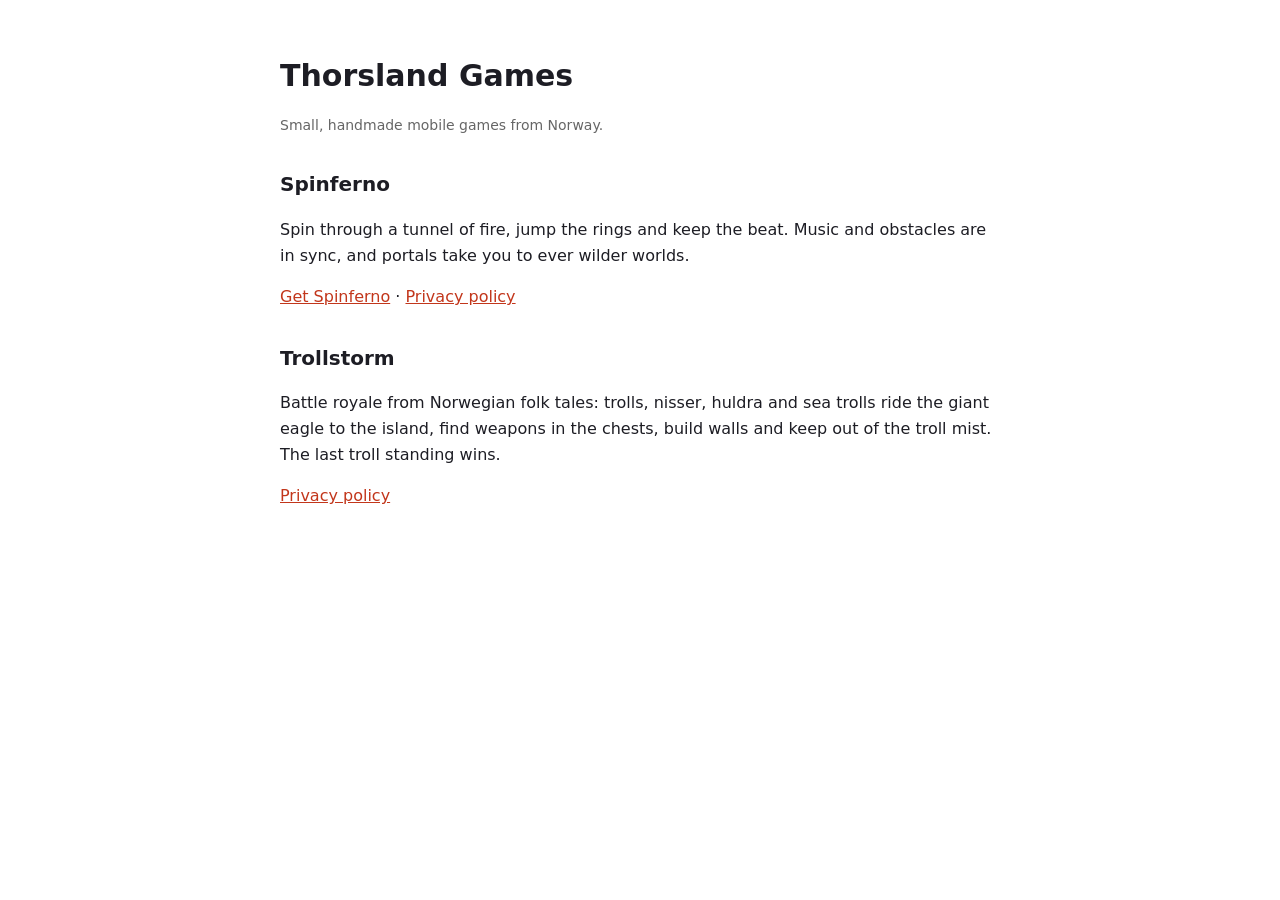
<file: index.html>
<!doctype html><html lang="en"><head><meta charset="utf-8"><meta name="viewport" content="width=device-width,initial-scale=1">
<title>Thorsland Games</title><link rel="stylesheet" href="style.css"></head><body>
<h1>Thorsland Games</h1><p class="muted">Small, handmade mobile games from Norway.</p>
<h2>Spinferno</h2><p>Spin through a tunnel of fire, jump the rings and keep the beat. Music and obstacles are in sync, and portals take you to ever wilder worlds.</p>
<p><a href="spinferno/">Get Spinferno</a> · <a href="spinferno/privacy.html">Privacy policy</a></p>
<h2>Trollstorm</h2><p>Battle royale from Norwegian folk tales: trolls, nisser, huldra and sea trolls ride the giant eagle to the island, find weapons in the chests, build walls and keep out of the troll mist. The last troll standing wins.</p>
<p><a href="trollstorm/privacy.html">Privacy policy</a></p>
</body></html>
</file>
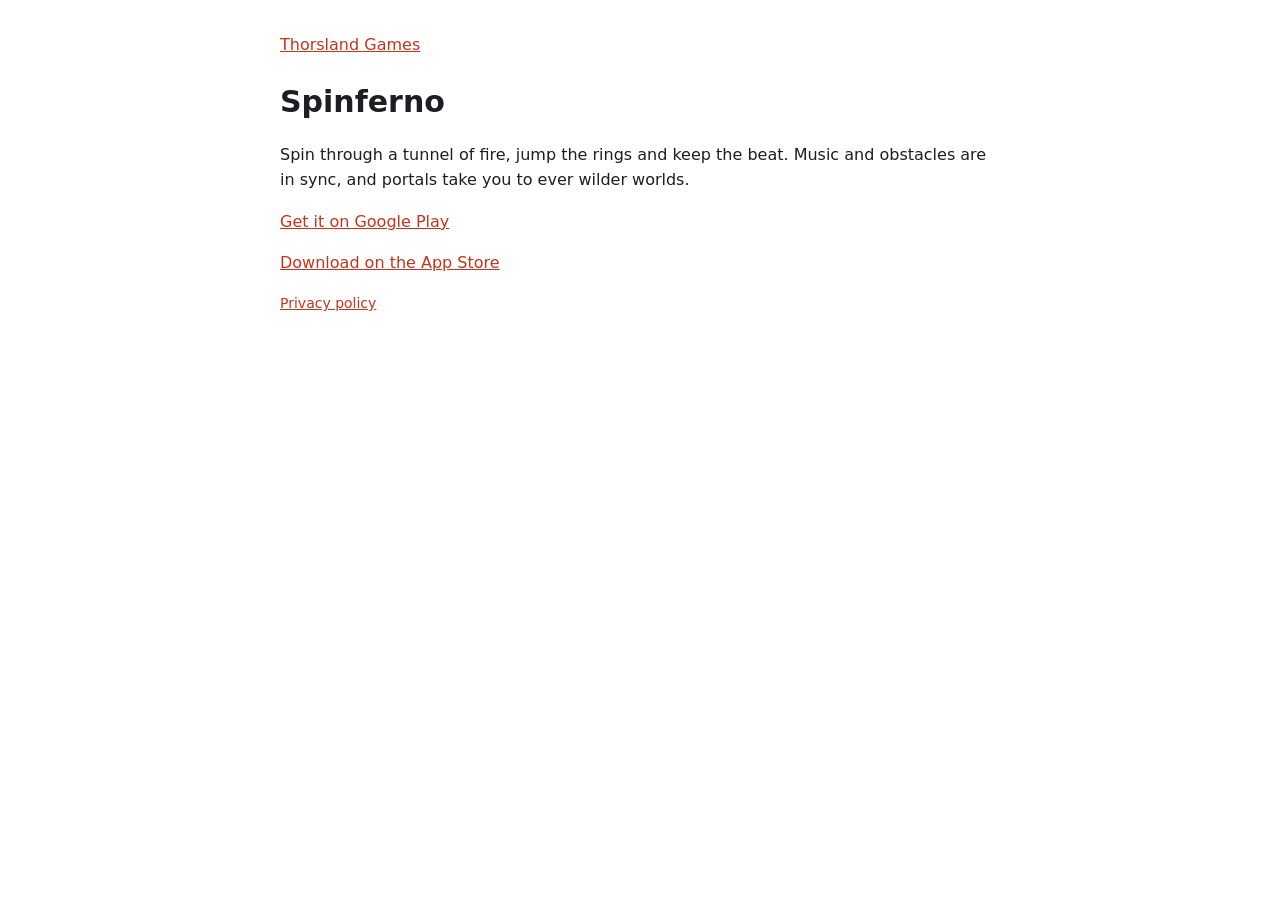
<file: spinferno/index.html>
<!doctype html><html lang="en"><head><meta charset="utf-8"><meta name="viewport" content="width=device-width,initial-scale=1">
<title>Spinferno</title><meta name="description" content="Spin through a tunnel of fire in sync with the music. Free on Google Play and the App Store.">
<meta property="og:title" content="Spinferno"><meta property="og:description" content="Can you keep the beat? Free on Google Play and the App Store.">
<link rel="stylesheet" href="../style.css">
<script>
// shared links from the game land here: send phones straight to their store
var ua = navigator.userAgent;
if (/android/i.test(ua)) location.replace('https://play.google.com/store/apps/details?id=no.thorsland.spinferno');
else if (/iphone|ipad|ipod/i.test(ua) || (/macintosh/i.test(ua) && 'ontouchend' in document)) location.replace('https://apps.apple.com/app/id6832334825');
</script></head><body>
<nav><a href="../">Thorsland Games</a></nav>
<h1>Spinferno</h1>
<p>Spin through a tunnel of fire, jump the rings and keep the beat. Music and obstacles are in sync, and portals take you to ever wilder worlds.</p>
<p><a href="https://play.google.com/store/apps/details?id=no.thorsland.spinferno">Get it on Google Play</a></p>
<p><a href="https://apps.apple.com/app/id6832334825">Download on the App Store</a></p>
<p class="muted"><a href="privacy.html">Privacy policy</a></p>
</body></html>
</file>
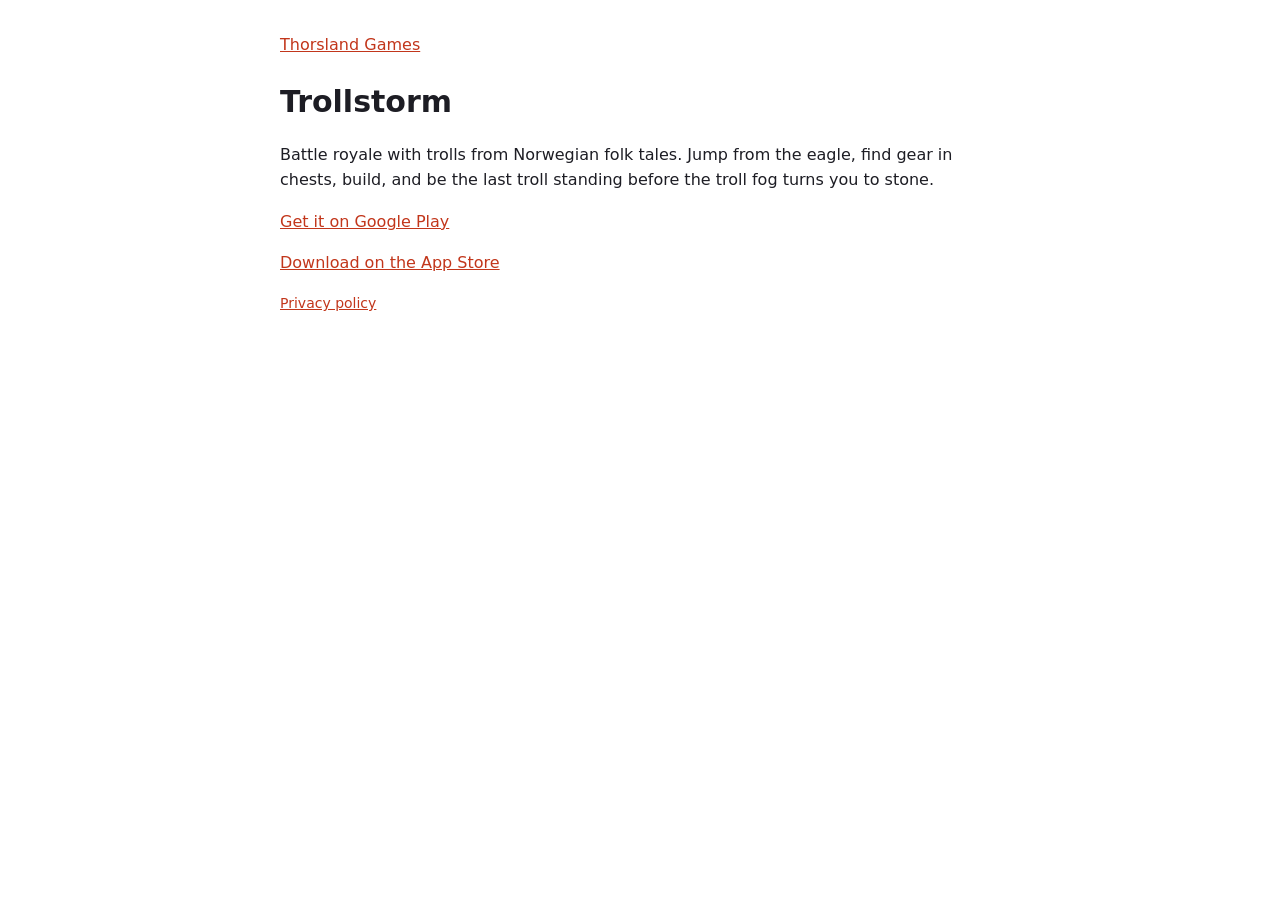
<file: trollstorm/index.html>
<!doctype html><html lang="en"><head><meta charset="utf-8"><meta name="viewport" content="width=device-width,initial-scale=1">
<title>Trollstorm</title><meta name="description" content="Battle royale with trolls from Norwegian folk tales. Free on Google Play and the App Store.">
<meta property="og:title" content="Trollstorm"><meta property="og:description" content="Could you survive the troll fog? Free on Google Play and the App Store.">
<link rel="stylesheet" href="../style.css">
<script>
// links from social media land here: send phones straight to their store
var ua = navigator.userAgent;
if (/android/i.test(ua)) location.replace('https://play.google.com/store/apps/details?id=no.thorsland.trollstorm');
else if (/iphone|ipad|ipod/i.test(ua) || (/macintosh/i.test(ua) && 'ontouchend' in document)) location.replace('https://apps.apple.com/app/id6835581696');
</script></head><body>
<nav><a href="../">Thorsland Games</a></nav>
<h1>Trollstorm</h1>
<p>Battle royale with trolls from Norwegian folk tales. Jump from the eagle, find gear in chests, build, and be the last troll standing before the troll fog turns you to stone.</p>
<p><a href="https://play.google.com/store/apps/details?id=no.thorsland.trollstorm">Get it on Google Play</a></p>
<p><a href="https://apps.apple.com/app/id6835581696">Download on the App Store</a></p>
<p class="muted"><a href="privacy.html">Privacy policy</a></p>
</body></html>
</file>
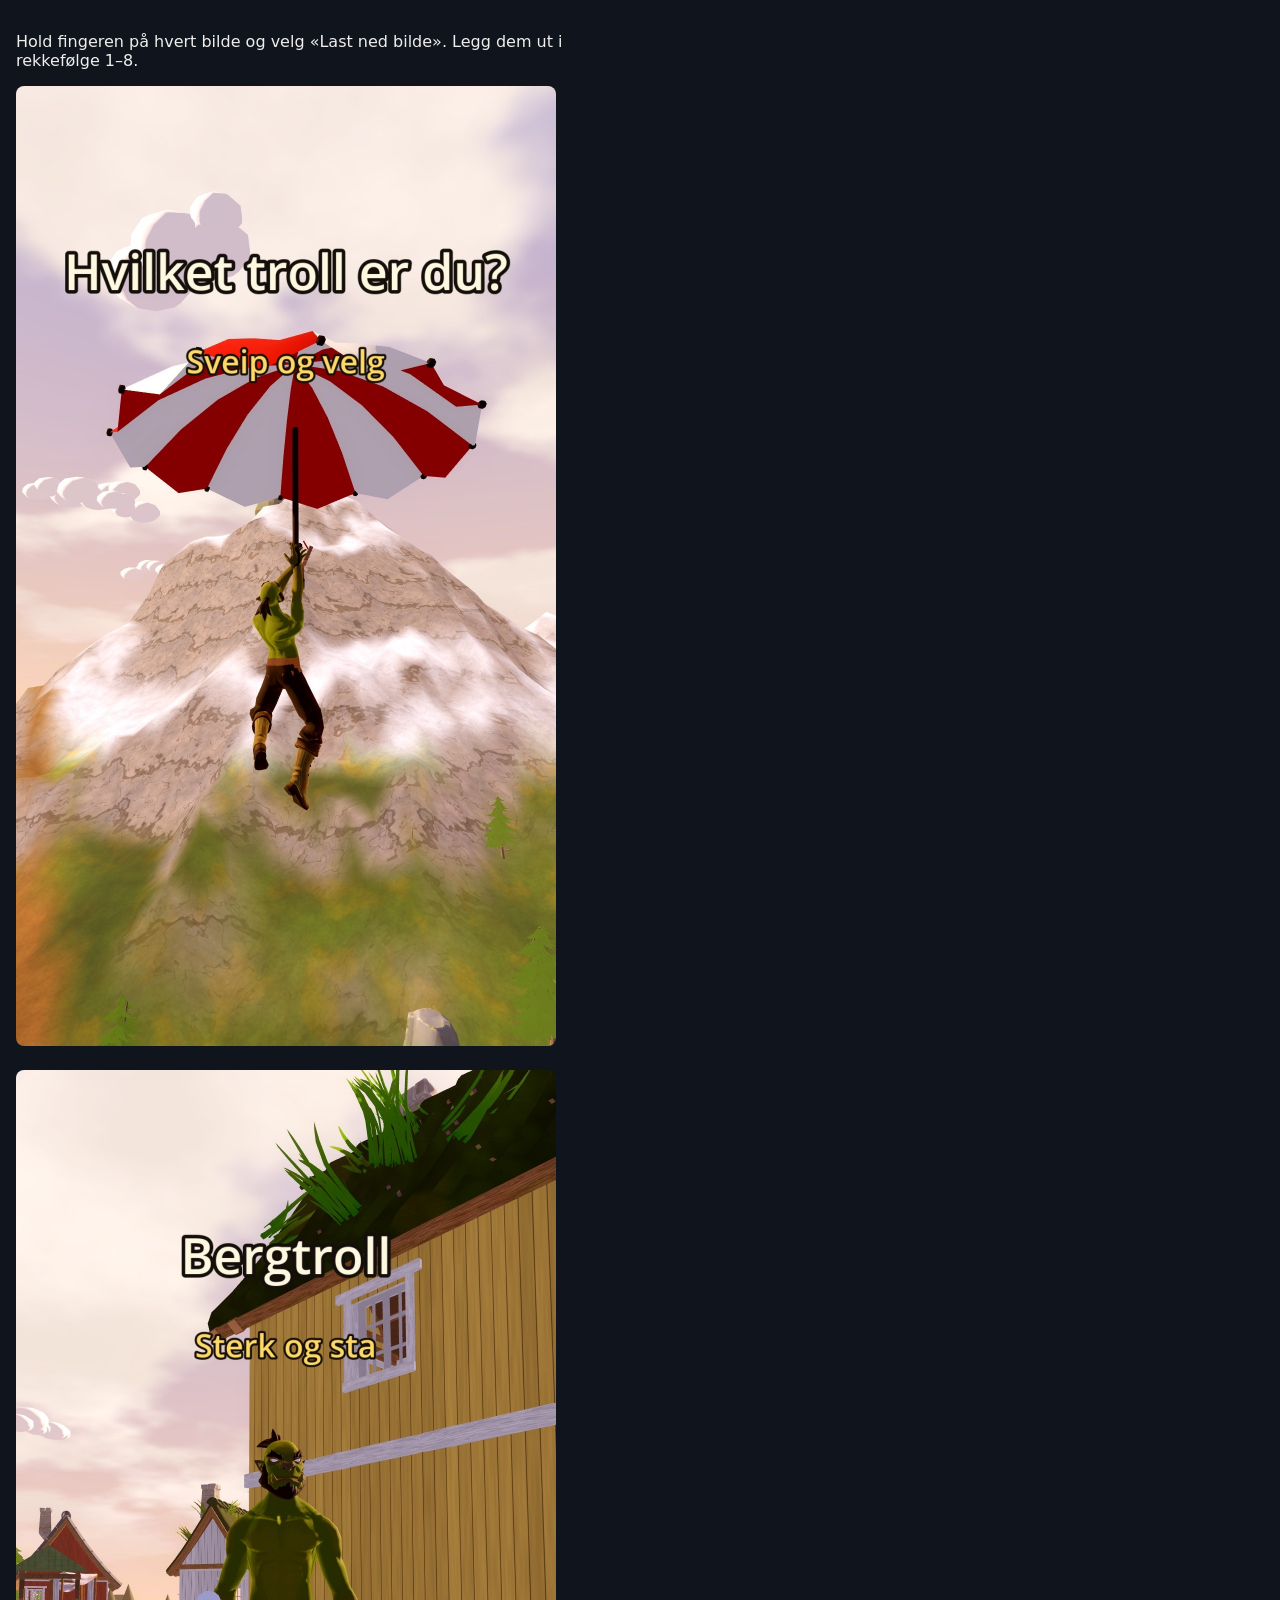
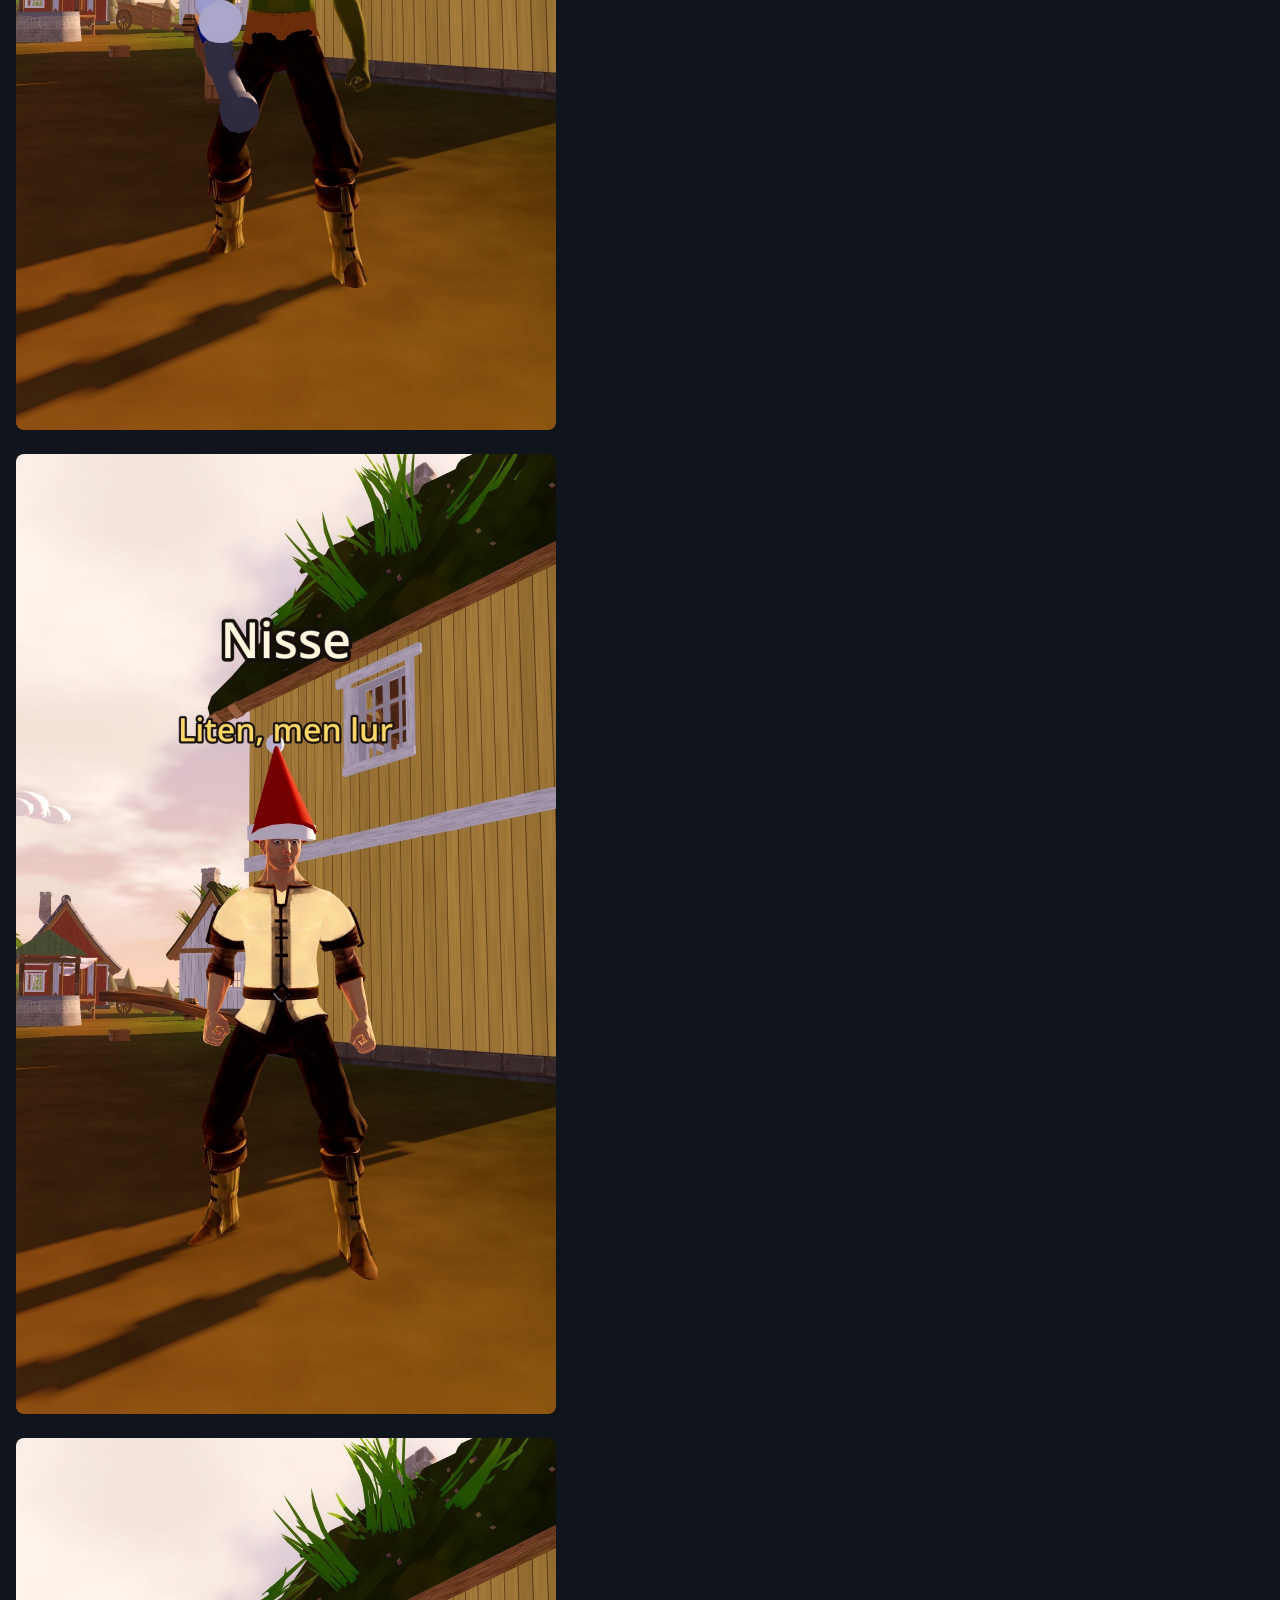
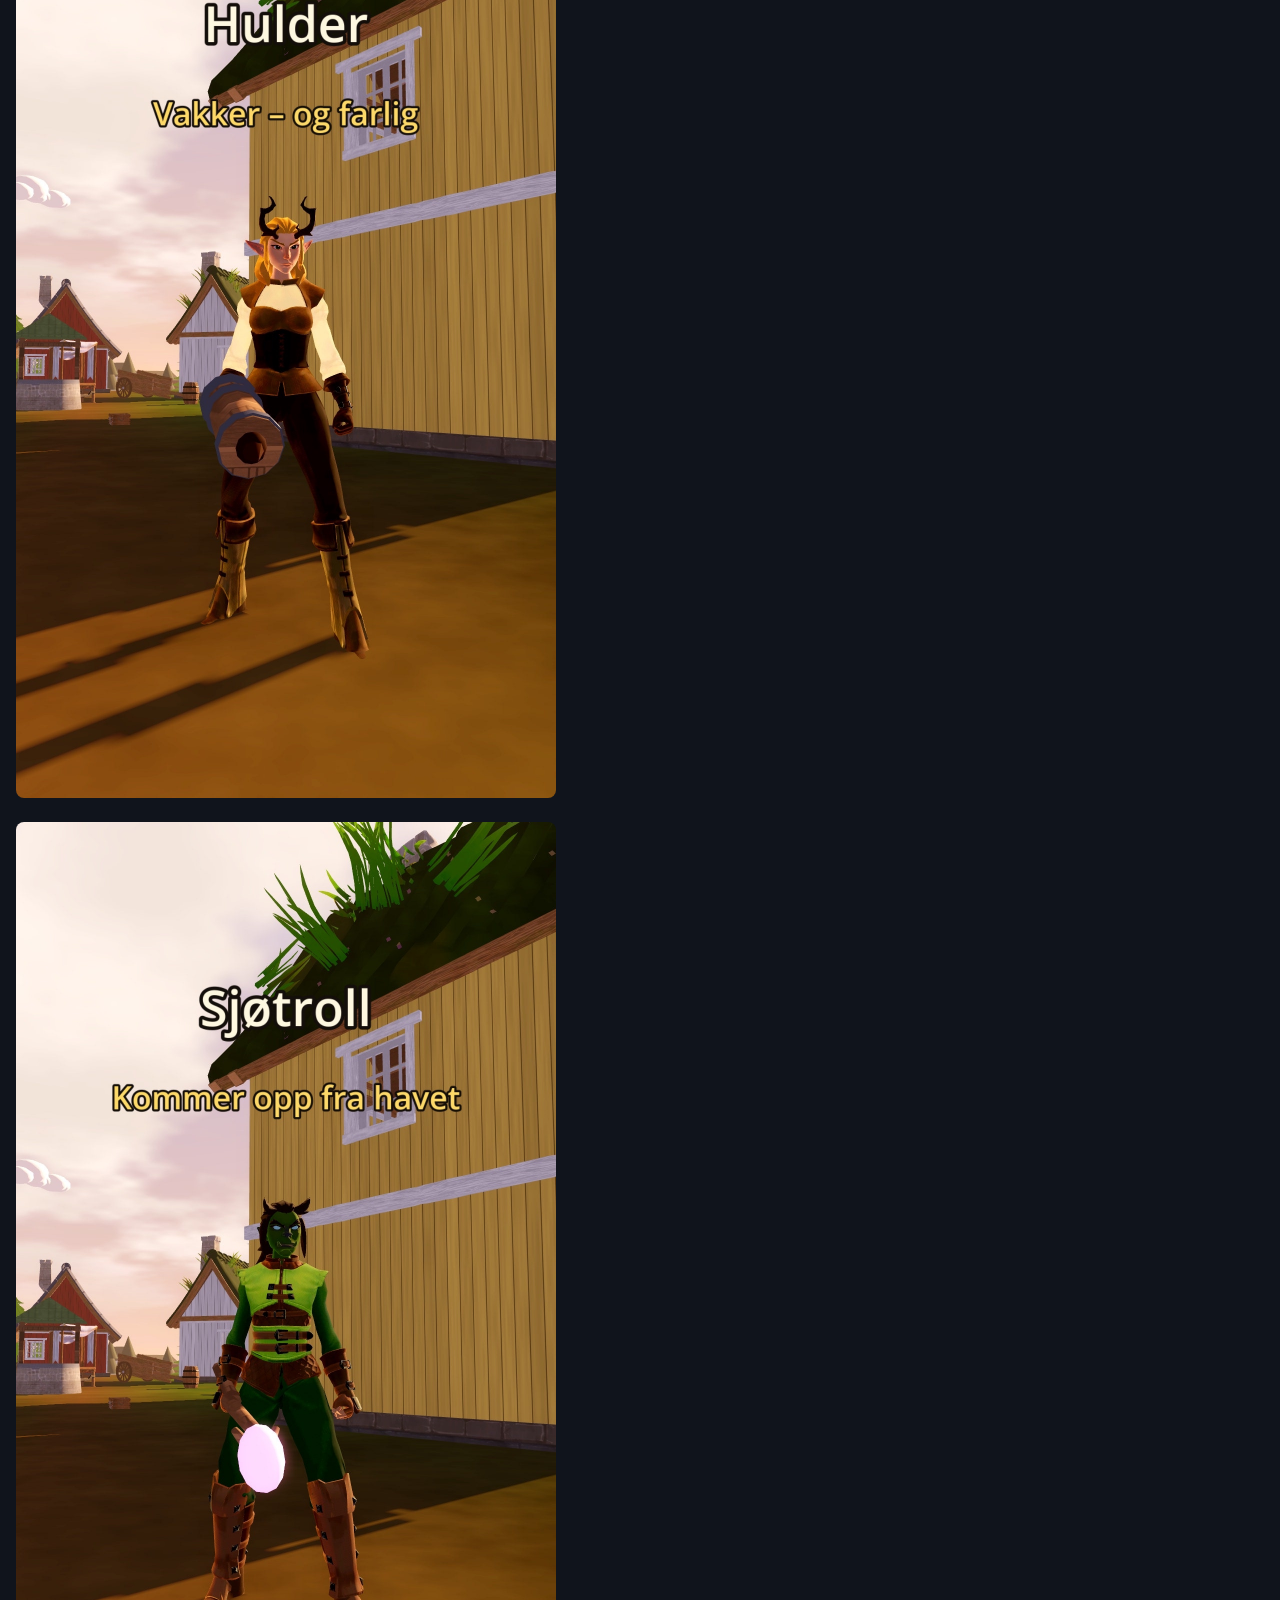
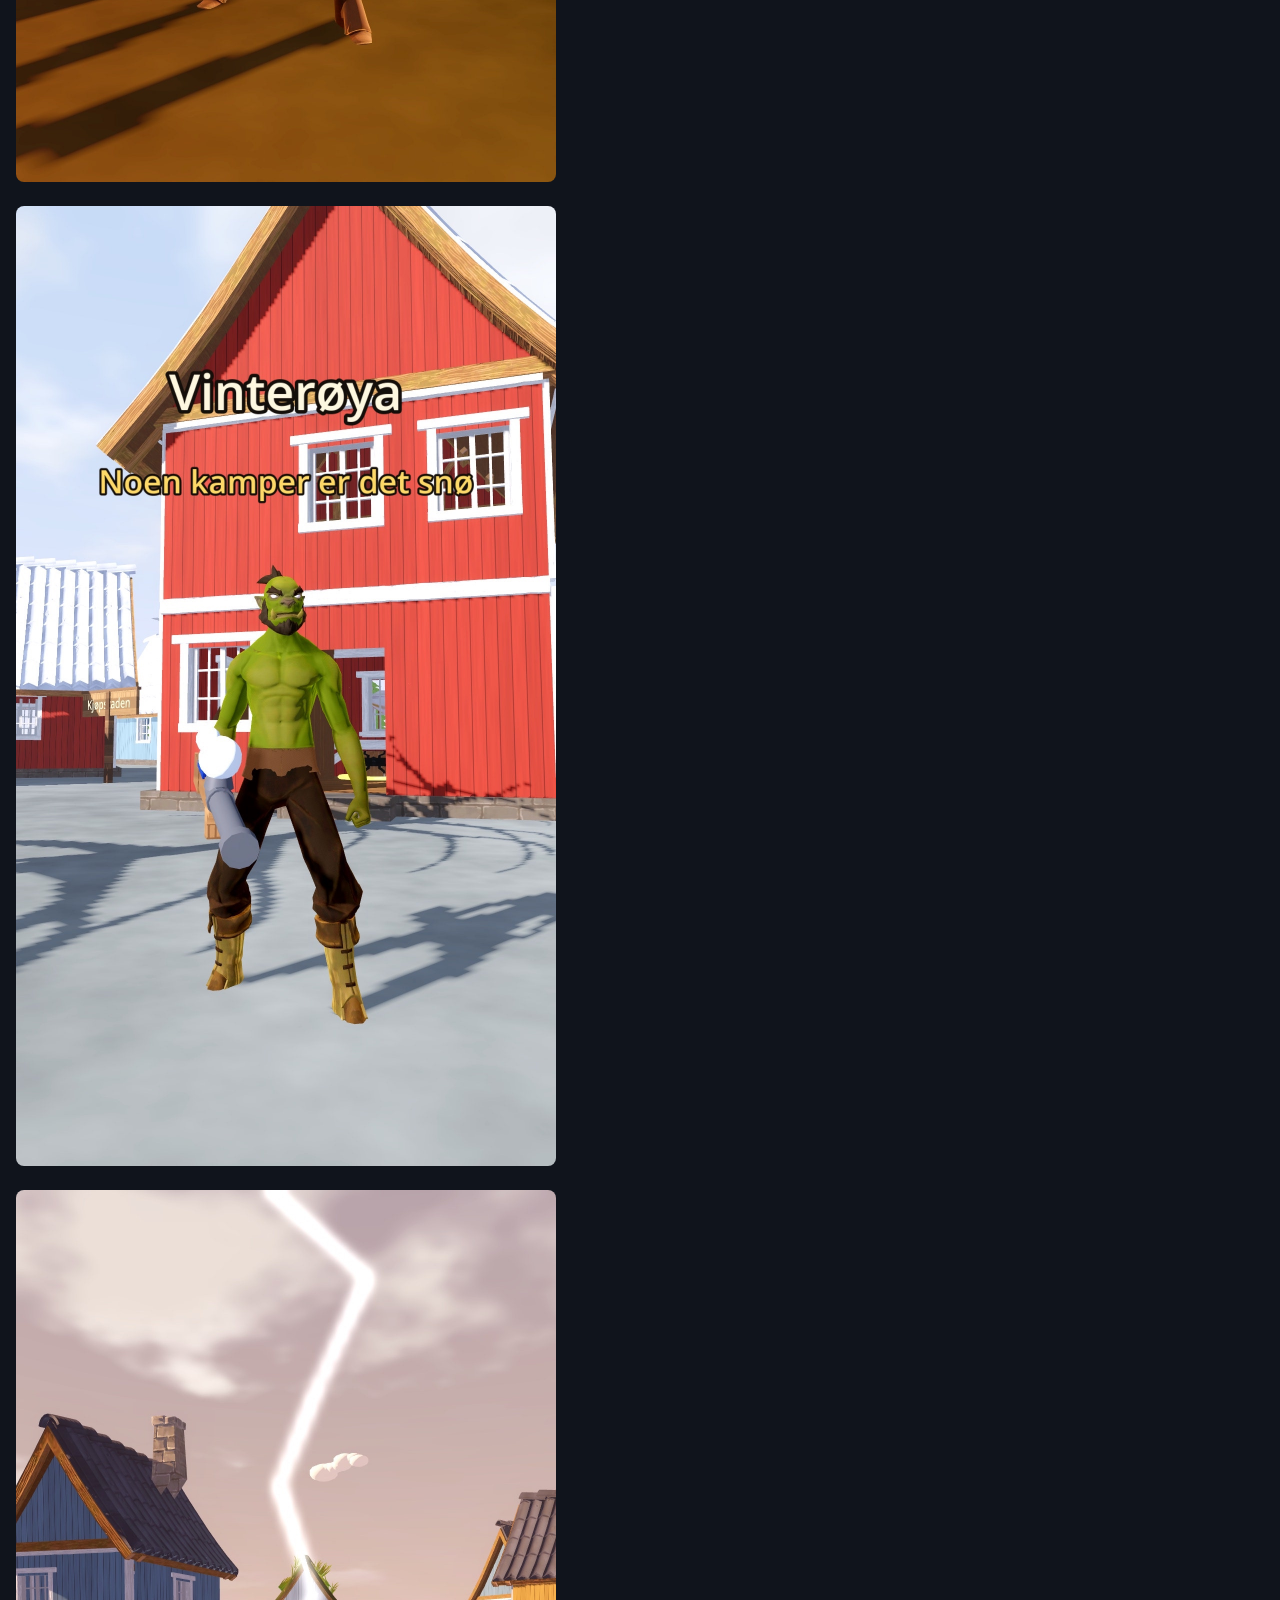
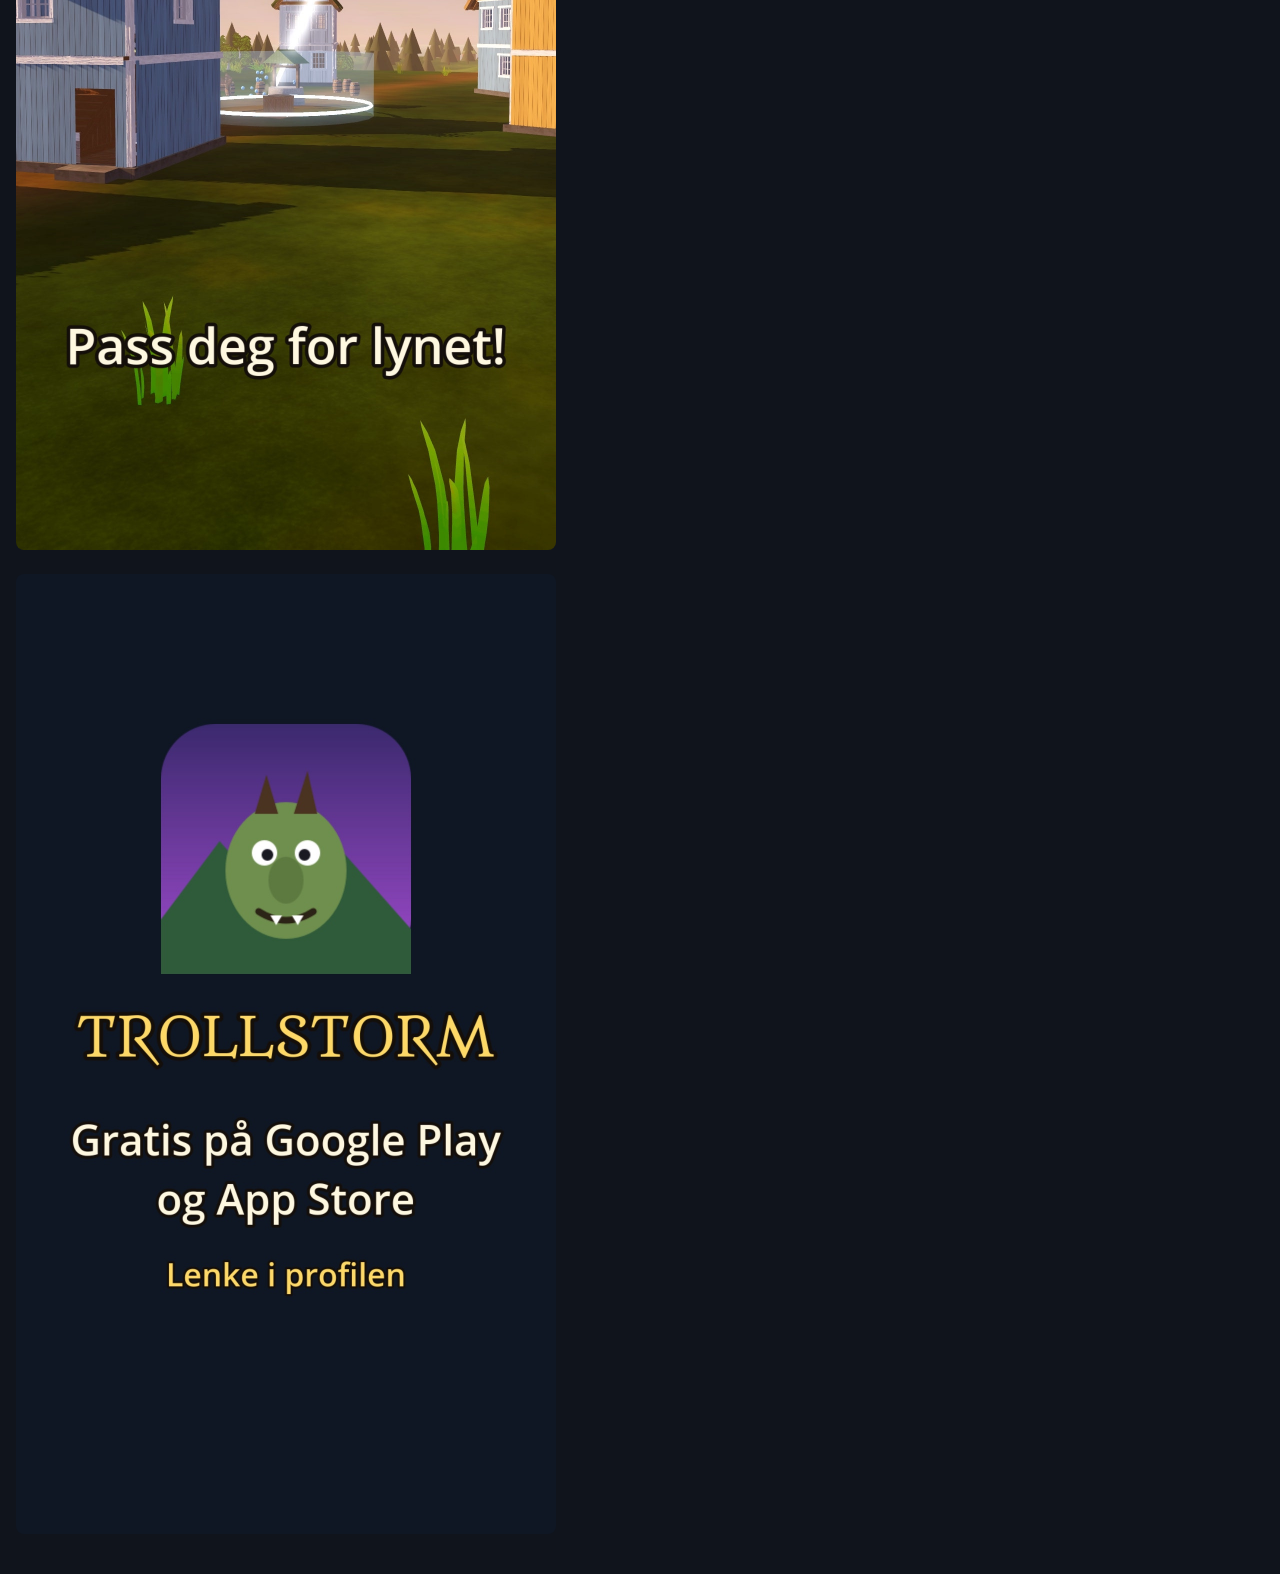
<file: trollstorm/bilder/index.html>
<!doctype html><html lang="no"><head><meta charset="utf-8"><meta name="viewport" content="width=device-width,initial-scale=1">
<title>Trollstorm bilder</title><meta name="robots" content="noindex">
<style>body{margin:0;background:#10141c;color:#eee;font-family:system-ui,sans-serif;padding:16px}p{max-width:600px}img{width:100%;max-width:540px;display:block;margin:0 0 24px;border-radius:8px}</style>
</head><body><p>Hold fingeren på hvert bilde og velg «Last ned bilde». Legg dem ut i rekkefølge 1–8.</p>
<img src="1.jpg" alt="1"><img src="2.jpg" alt="2"><img src="3.jpg" alt="3"><img src="4.jpg" alt="4"><img src="5.jpg" alt="5"><img src="6.jpg" alt="6"><img src="7.jpg" alt="7"><img src="8.jpg" alt="8">
</body></html>
</file>
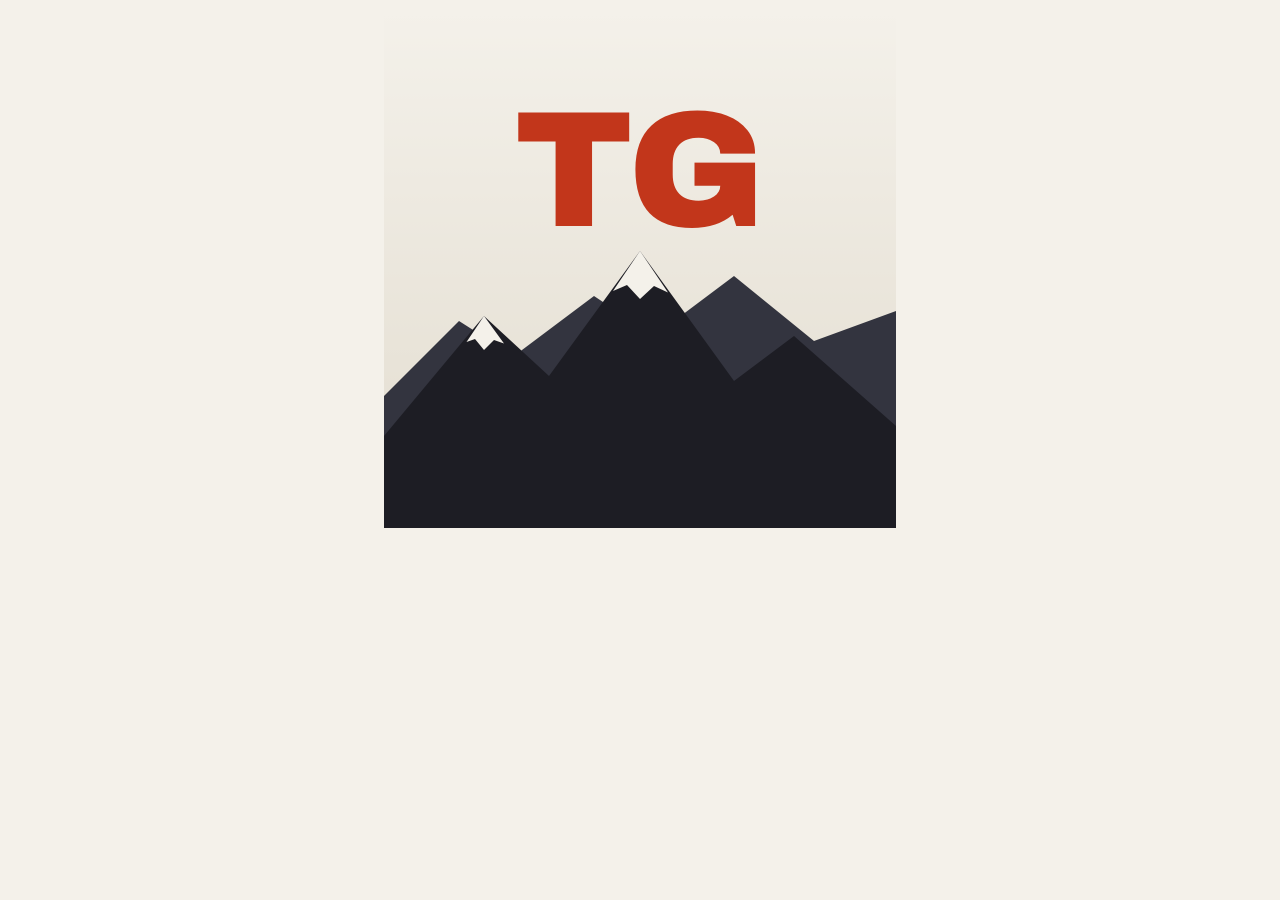
<file: logo.html>
<!doctype html><html lang="en"><head><meta charset="utf-8"><meta name="viewport" content="width=device-width,initial-scale=1">
<title>Thorsland Games logo</title>
<link rel="stylesheet" href="https://fonts.googleapis.com/css2?family=Archivo+Black&display=swap">
<style>body{margin:0;background:#f4f1ea;display:flex;justify-content:center;padding:16px}img{width:100%;max-width:512px;aspect-ratio:1;display:block}</style>
</head><body><img id="logo" alt="Thorsland Games logo">
<script>
async function draw(){
  try{await document.fonts.load("400 330px 'Archivo Black'");}catch(e){}
  const S=1024,c=document.createElement("canvas");c.width=c.height=S;const g=c.getContext("2d");
  const gr=g.createLinearGradient(0,0,0,S);gr.addColorStop(0,"#f4f1ea");gr.addColorStop(1,"#e3ddd0");g.fillStyle=gr;g.fillRect(0,0,S,S);
  g.fillStyle="#33343f";g.beginPath();g.moveTo(0,760);[[150,610],[260,680],[420,560],[540,640],[700,520],[860,650],[1024,590],[1024,1024],[0,1024]].forEach(p=>g.lineTo(...p));g.closePath();g.fill();
  g.fillStyle="#1d1d24";g.beginPath();g.moveTo(0,840);[[200,600],[330,720],[512,470],[700,730],[820,640],[1024,820],[1024,1024],[0,1024]].forEach(p=>g.lineTo(...p));g.closePath();g.fill();
  g.fillStyle="#f4f1ea";
  g.beginPath();g.moveTo(512,470);g.lineTo(568,553);g.lineTo(540,540);g.lineTo(512,566);g.lineTo(486,538);g.lineTo(458,550);g.closePath();g.fill();
  g.beginPath();g.moveTo(200,600);g.lineTo(240,655);g.lineTo(220,648);g.lineTo(200,668);g.lineTo(182,646);g.lineTo(165,652);g.closePath();g.fill();
  g.fillStyle="#c2361b";g.textAlign="center";g.font="400 330px 'Archivo Black', Impact, sans-serif";g.fillText("TG",S/2,420);
  document.getElementById("logo").src=c.toDataURL("image/png");
}
draw();
</script></body></html>
</file>
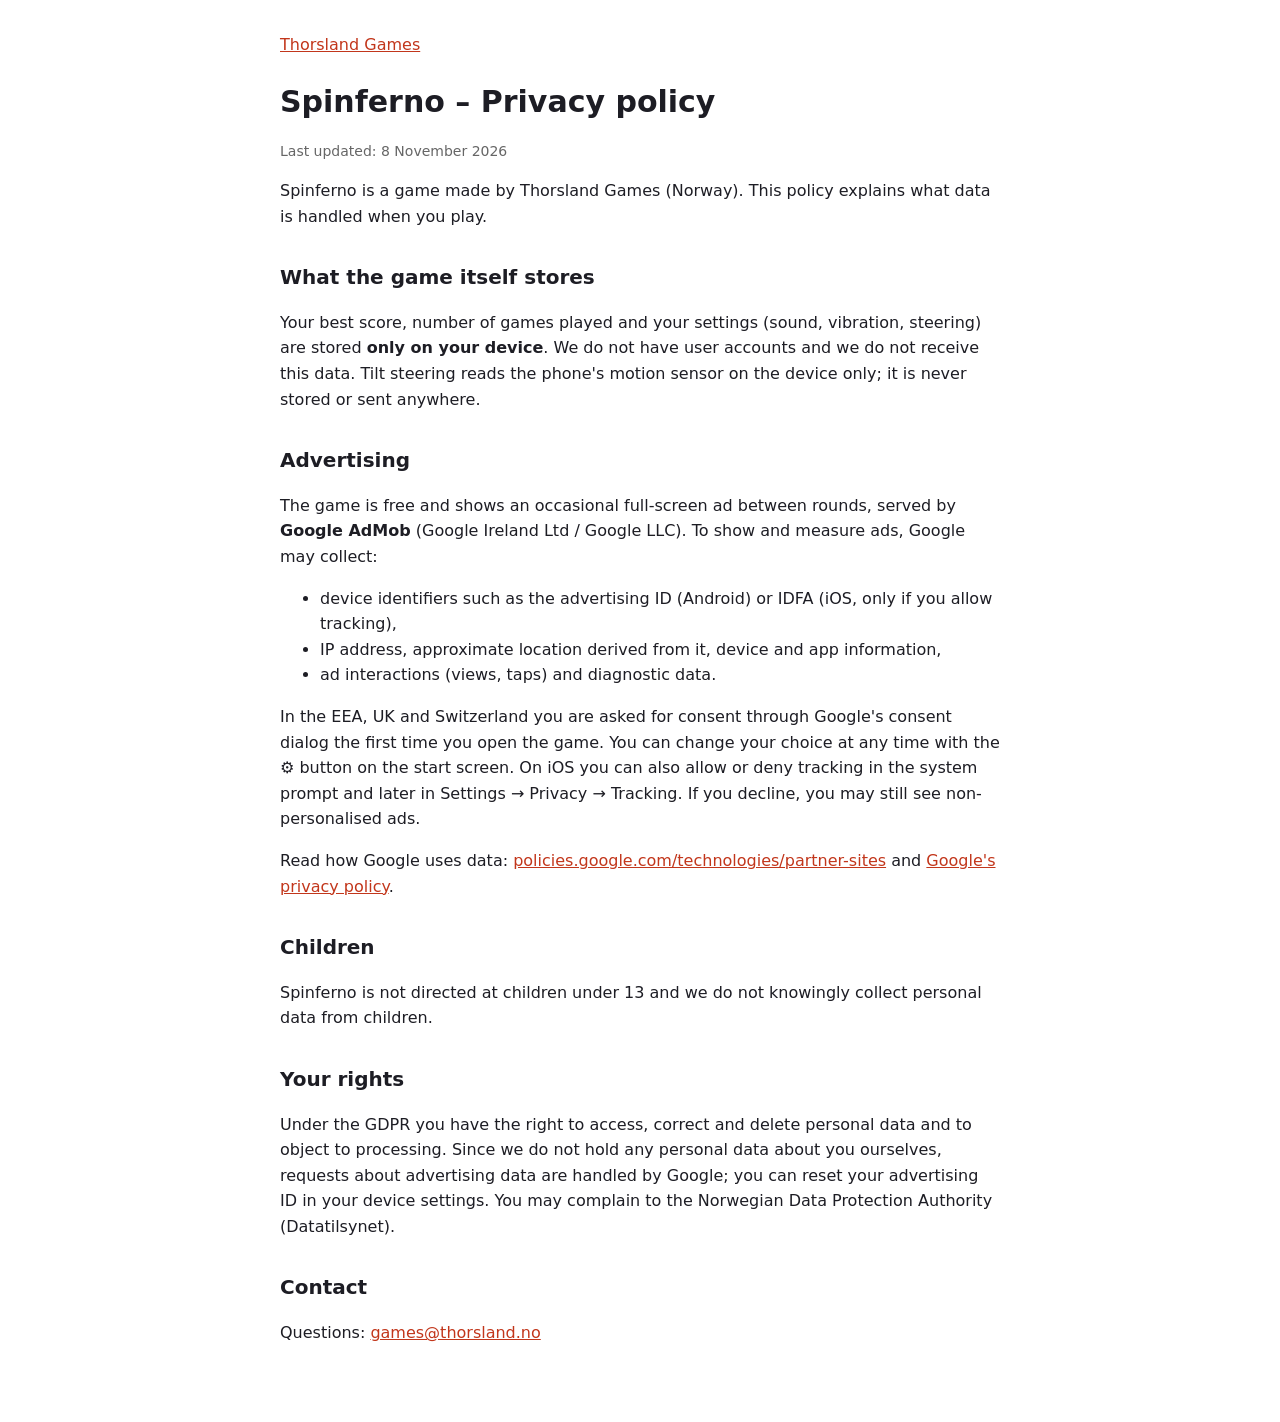
<file: spinferno/privacy.html>
<!doctype html><html lang="en"><head><meta charset="utf-8"><meta name="viewport" content="width=device-width,initial-scale=1">
<title>Spinferno – Privacy policy</title><link rel="stylesheet" href="../style.css"></head><body>
<nav><a href="../">Thorsland Games</a></nav>
<h1>Spinferno – Privacy policy</h1><p class="muted">Last updated: 8 November 2026</p>
<p>Spinferno is a game made by Thorsland Games (Norway). This policy explains what data is handled when you play.</p>
<h2>What the game itself stores</h2>
<p>Your best score, number of games played and your settings (sound, vibration, steering) are stored <strong>only on your device</strong>. We do not have user accounts and we do not receive this data. Tilt steering reads the phone's motion sensor on the device only; it is never stored or sent anywhere.</p>
<h2>Advertising</h2>
<p>The game is free and shows an occasional full-screen ad between rounds, served by <strong>Google AdMob</strong> (Google Ireland Ltd / Google LLC). To show and measure ads, Google may collect:</p>
<ul><li>device identifiers such as the advertising ID (Android) or IDFA (iOS, only if you allow tracking),</li>
<li>IP address, approximate location derived from it, device and app information,</li>
<li>ad interactions (views, taps) and diagnostic data.</li></ul>
<p>In the EEA, UK and Switzerland you are asked for consent through Google's consent dialog the first time you open the game. You can change your choice at any time with the ⚙ button on the start screen. On iOS you can also allow or deny tracking in the system prompt and later in Settings → Privacy → Tracking. If you decline, you may still see non-personalised ads.</p>
<p>Read how Google uses data: <a href="https://policies.google.com/technologies/partner-sites">policies.google.com/technologies/partner-sites</a> and <a href="https://policies.google.com/privacy">Google's privacy policy</a>.</p>
<h2>Children</h2>
<p>Spinferno is not directed at children under 13 and we do not knowingly collect personal data from children.</p>
<h2>Your rights</h2>
<p>Under the GDPR you have the right to access, correct and delete personal data and to object to processing. Since we do not hold any personal data about you ourselves, requests about advertising data are handled by Google; you can reset your advertising ID in your device settings. You may complain to the Norwegian Data Protection Authority (Datatilsynet).</p>
<h2>Contact</h2>
<p>Questions: <a href="mailto:games@thorsland.no">games@thorsland.no</a></p>
</body></html>
</file>
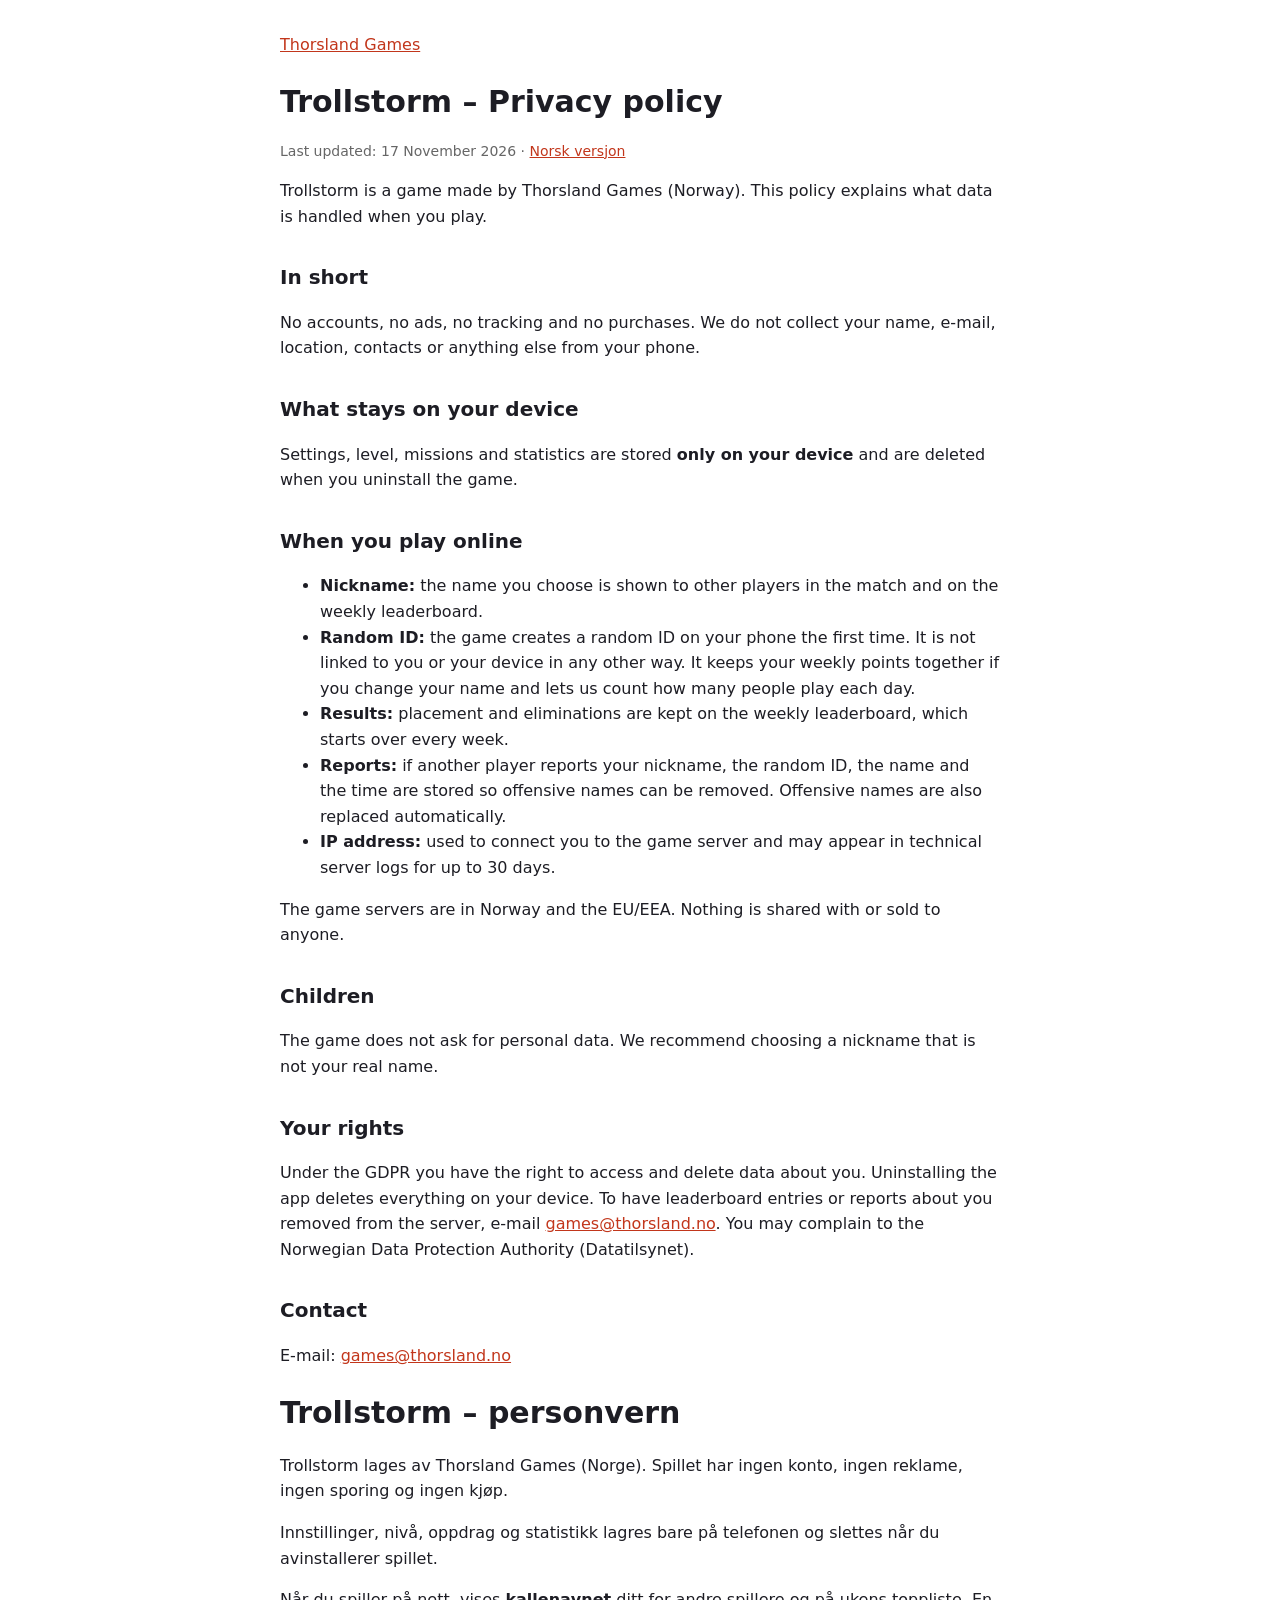
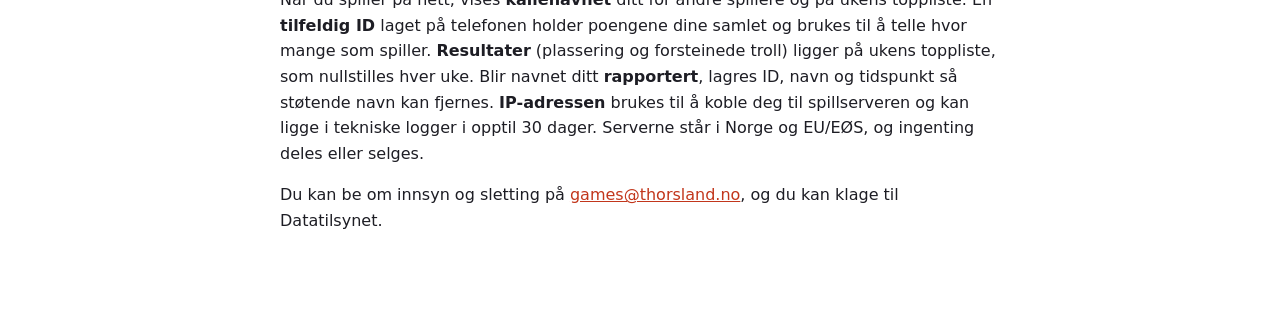
<file: trollstorm/privacy.html>
<!doctype html><html lang="en"><head><meta charset="utf-8"><meta name="viewport" content="width=device-width,initial-scale=1">
<title>Trollstorm – Privacy policy</title><link rel="stylesheet" href="../style.css"></head><body>
<nav><a href="../">Thorsland Games</a></nav>
<h1>Trollstorm – Privacy policy</h1><p class="muted">Last updated: 17 November 2026 · <a href="#nb">Norsk versjon</a></p>
<p>Trollstorm is a game made by Thorsland Games (Norway). This policy explains what data is handled when you play.</p>
<h2>In short</h2>
<p>No accounts, no ads, no tracking and no purchases. We do not collect your name, e-mail, location, contacts or anything else from your phone.</p>
<h2>What stays on your device</h2>
<p>Settings, level, missions and statistics are stored <strong>only on your device</strong> and are deleted when you uninstall the game.</p>
<h2>When you play online</h2>
<ul>
<li><strong>Nickname:</strong> the name you choose is shown to other players in the match and on the weekly leaderboard.</li>
<li><strong>Random ID:</strong> the game creates a random ID on your phone the first time. It is not linked to you or your device in any other way. It keeps your weekly points together if you change your name and lets us count how many people play each day.</li>
<li><strong>Results:</strong> placement and eliminations are kept on the weekly leaderboard, which starts over every week.</li>
<li><strong>Reports:</strong> if another player reports your nickname, the random ID, the name and the time are stored so offensive names can be removed. Offensive names are also replaced automatically.</li>
<li><strong>IP address:</strong> used to connect you to the game server and may appear in technical server logs for up to 30 days.</li>
</ul>
<p>The game servers are in Norway and the EU/EEA. Nothing is shared with or sold to anyone.</p>
<h2>Children</h2>
<p>The game does not ask for personal data. We recommend choosing a nickname that is not your real name.</p>
<h2>Your rights</h2>
<p>Under the GDPR you have the right to access and delete data about you. Uninstalling the app deletes everything on your device. To have leaderboard entries or reports about you removed from the server, e-mail <a href="mailto:games@thorsland.no">games@thorsland.no</a>. You may complain to the Norwegian Data Protection Authority (Datatilsynet).</p>
<h2>Contact</h2>
<p>E-mail: <a href="mailto:games@thorsland.no">games@thorsland.no</a></p>

<h1 id="nb">Trollstorm – personvern</h1>
<p>Trollstorm lages av Thorsland Games (Norge). Spillet har ingen konto, ingen reklame, ingen sporing og ingen kjøp.</p>
<p>Innstillinger, nivå, oppdrag og statistikk lagres bare på telefonen og slettes når du avinstallerer spillet.</p>
<p>Når du spiller på nett, vises <strong>kallenavnet</strong> ditt for andre spillere og på ukens toppliste. En <strong>tilfeldig ID</strong> laget på telefonen holder poengene dine samlet og brukes til å telle hvor mange som spiller. <strong>Resultater</strong> (plassering og forsteinede troll) ligger på ukens toppliste, som nullstilles hver uke. Blir navnet ditt <strong>rapportert</strong>, lagres ID, navn og tidspunkt så støtende navn kan fjernes. <strong>IP-adressen</strong> brukes til å koble deg til spillserveren og kan ligge i tekniske logger i opptil 30 dager. Serverne står i Norge og EU/EØS, og ingenting deles eller selges.</p>
<p>Du kan be om innsyn og sletting på <a href="mailto:games@thorsland.no">games@thorsland.no</a>, og du kan klage til Datatilsynet.</p>
</body></html>
</file>
<file: style.css>
body{font-family:system-ui,-apple-system,Segoe UI,Roboto,sans-serif;max-width:720px;margin:0 auto;padding:32px 20px 60px;line-height:1.6;color:#1d1d24;background:#fff}
h1{font-size:30px;margin-bottom:4px}h2{font-size:20px;margin-top:32px}a{color:#c2361b}.muted{color:#666;font-size:14px}
nav a{margin-right:14px}
</file>
